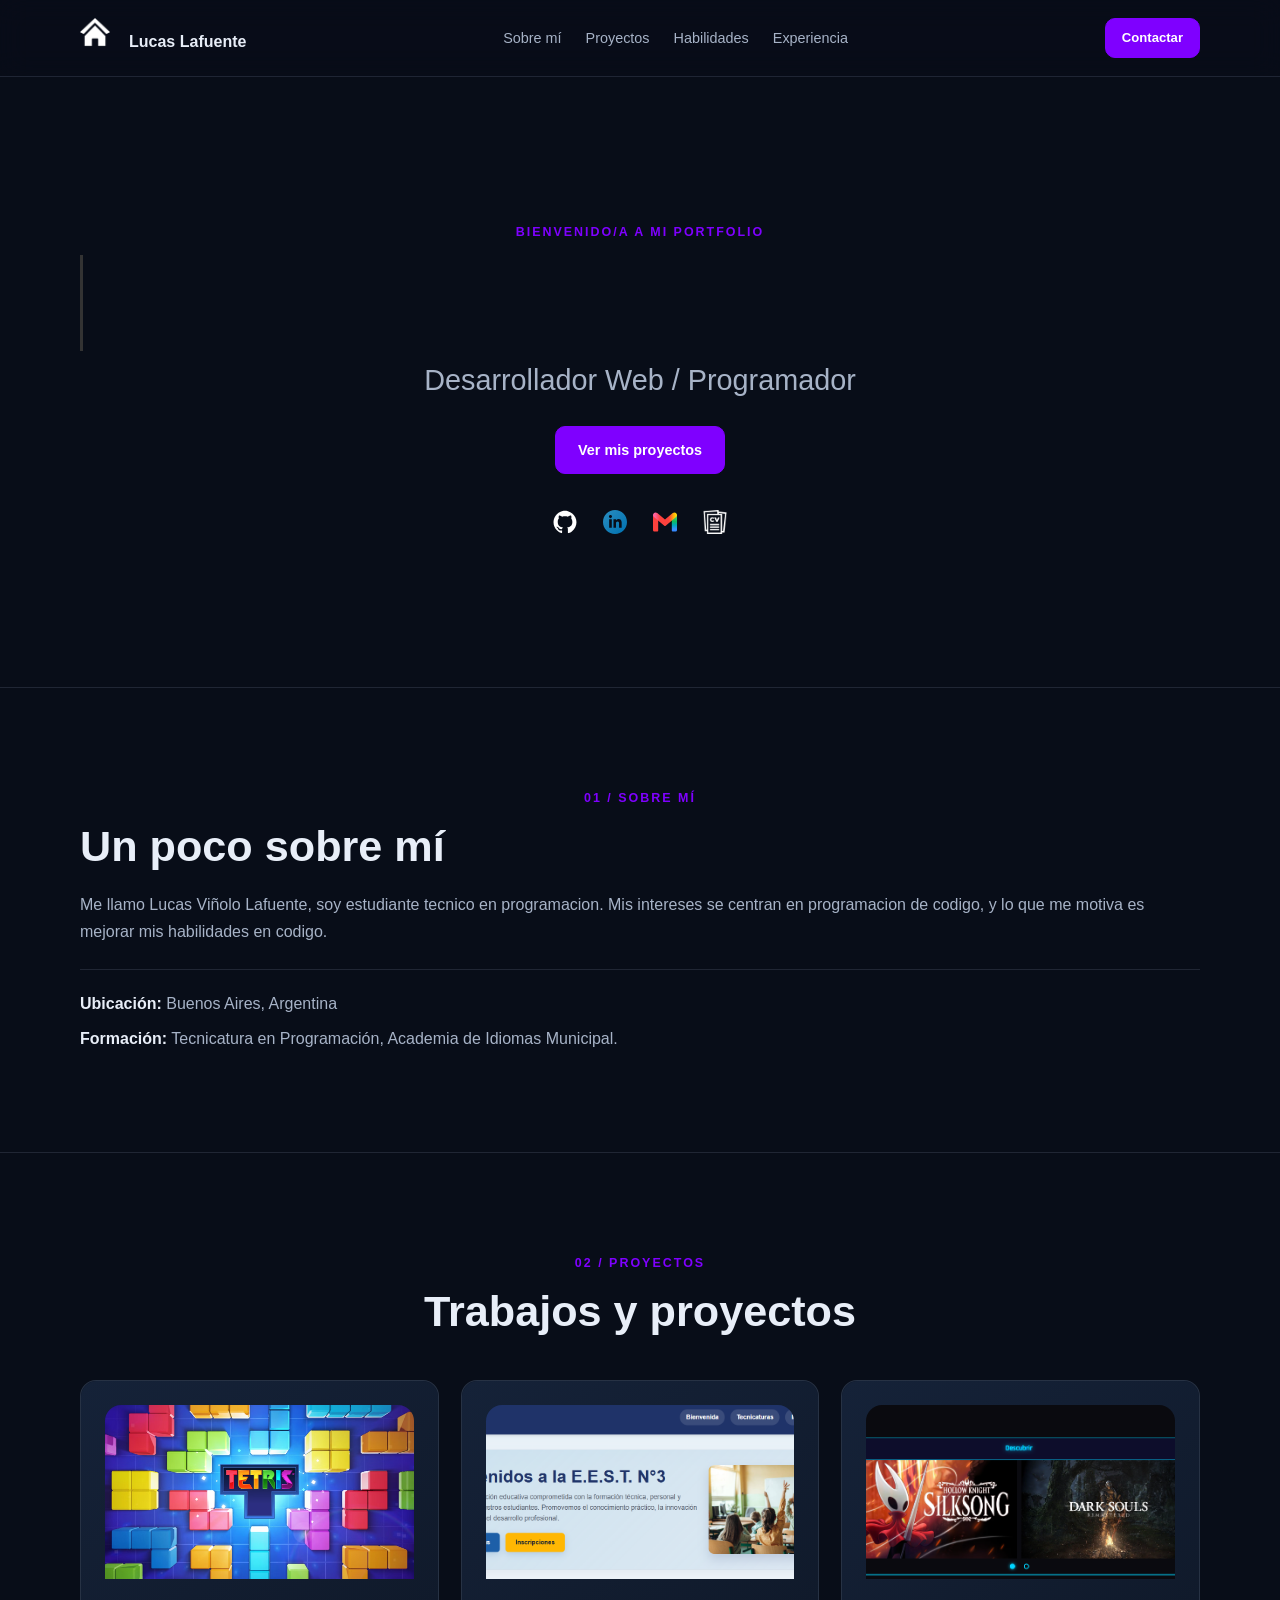
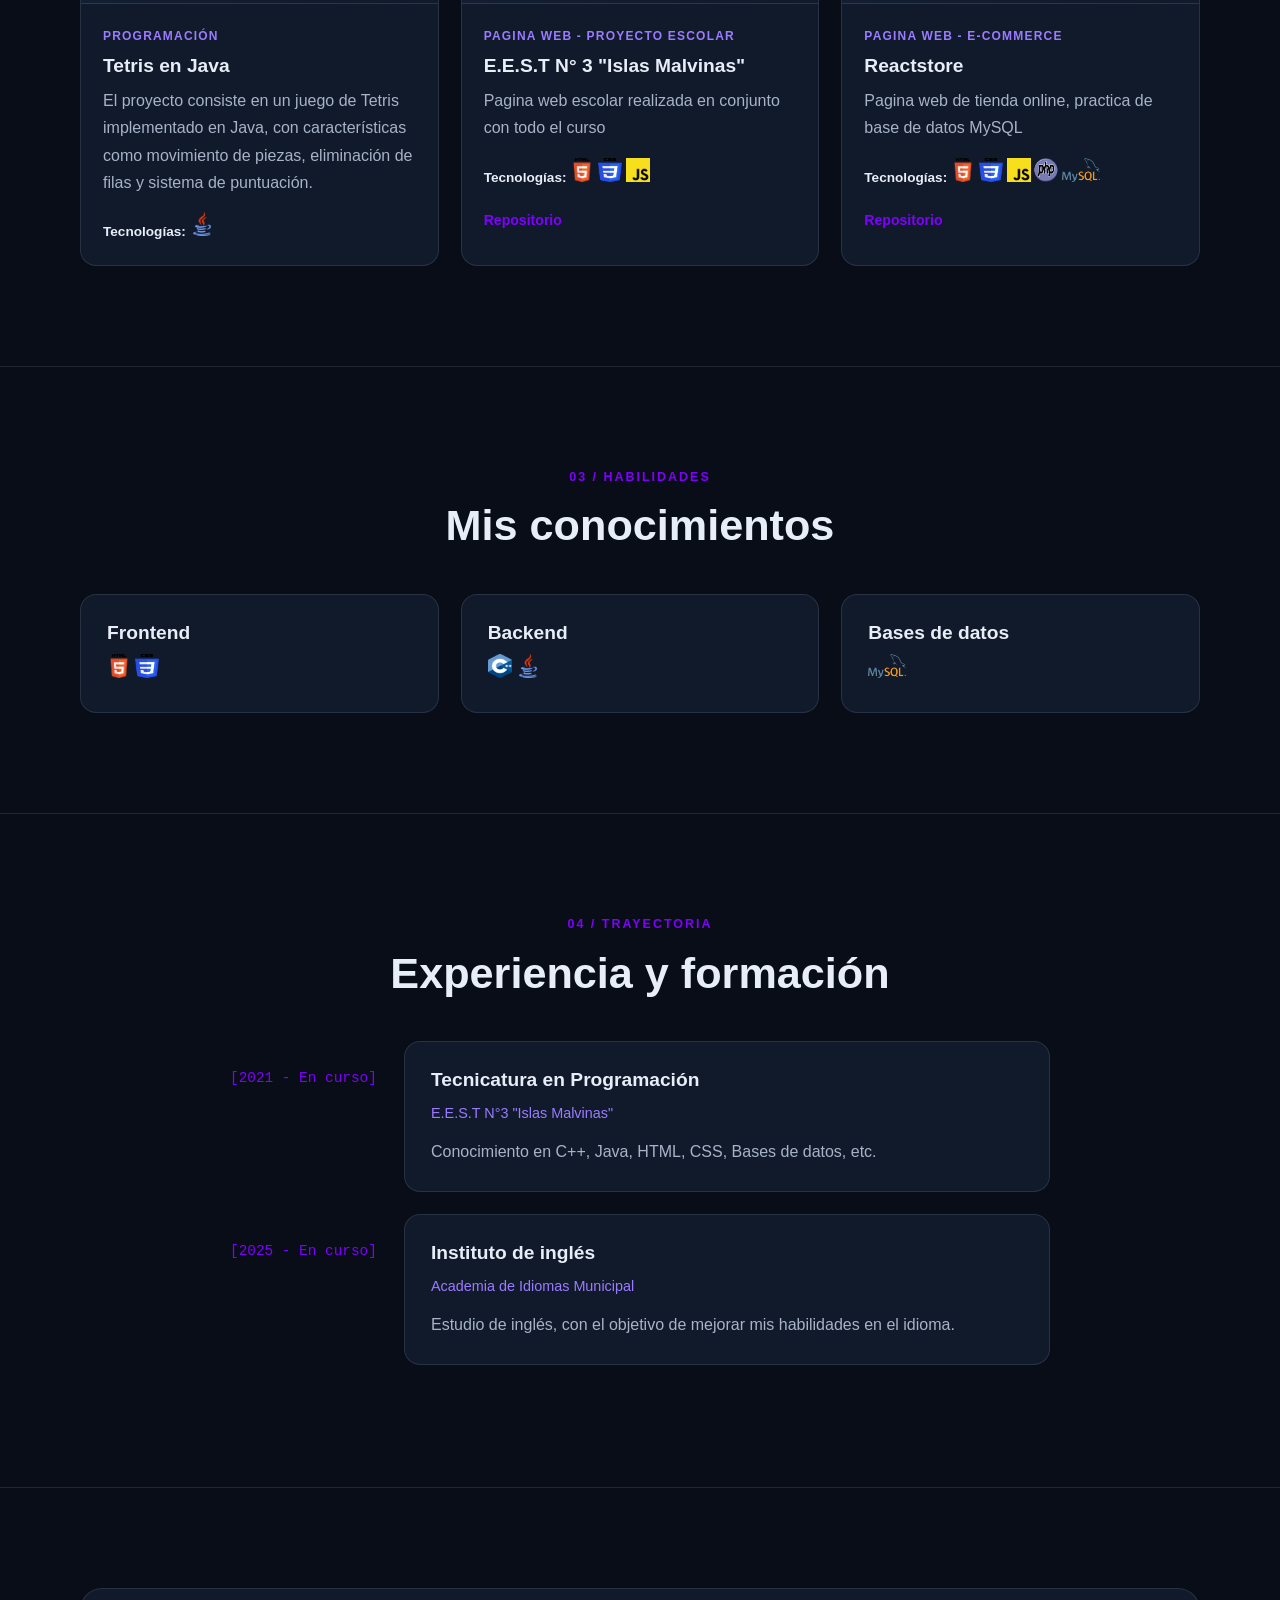
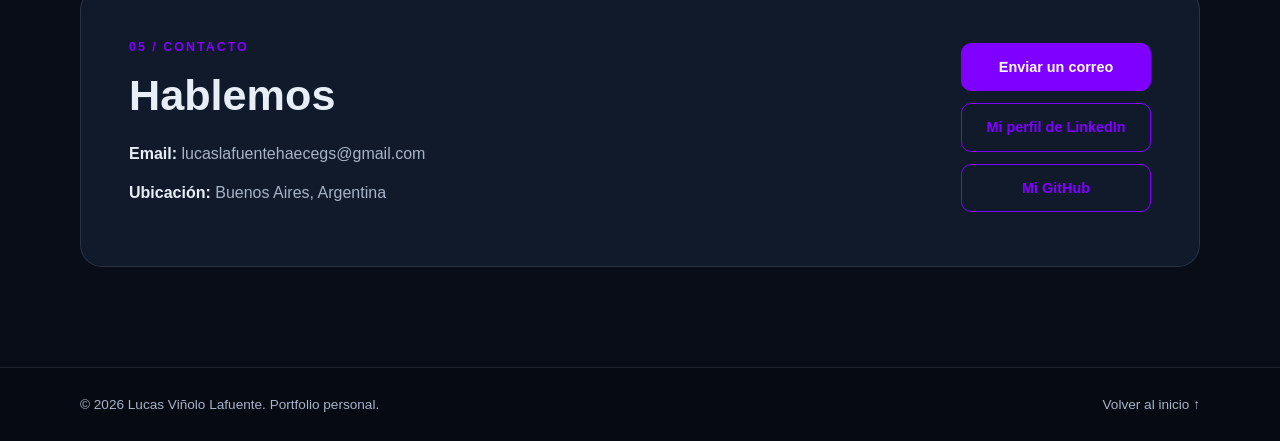
<file: index.html>
<!DOCTYPE html>
<html lang="es">

<head>
    <meta charset="UTF-8">
    <meta name="viewport" content="width=device-width, initial-scale=1.0">
    <meta name="description" content="Portfolio personal: presentación, habilidades, proyectos y contacto.">
    <title> Mi portafolio</title>
    <link rel="icon" type="image/png" href="img/portafolio.png">
    <link rel="stylesheet" href="style.css">
</head>

<body>
    <header class="site-header">
        <div class="container header-content">
            <a class="logo" href="#inicio" aria-label="Ir al inicio">
                <img src="img/home.webp" alt="Logo de Lucas Lafuente">
                <span>Lucas Lafuente</span>
            </a>

            <details class="mobile-navigation">
                <summary aria-label="Abrir menú de navegación">☰</summary>
                <nav class="mobile-menu" aria-label="Navegación móvil">
                    <a href="#sobre-mi">Sobre mí</a>
                    <a href="#proyectos">Proyectos</a>
                    <a href="#habilidades">Habilidades</a>
                    <a href="#experiencia">Experiencia</a>
                    <a href="#contacto">Contacto</a>
                </nav>
            </details>

            <nav class="desktop-navigation" aria-label="Navegación principal">
                <a href="#sobre-mi">Sobre mí</a>
                <a href="#proyectos">Proyectos</a>
                <a href="#habilidades">Habilidades</a>
                <a href="#experiencia">Experiencia</a>
            </nav>
            <a class="button button-small header-contact" href="#contacto">Contactar</a>
        </div>
    </header>

    <main>
        <section class="hero section" id="inicio">
            <div class="container hero-content">
                <p class="eyebrow">BIENVENIDO/A A MI PORTFOLIO</p>
                <div class="contenedor-titulo">
                    <h1 class="maquina-escribir">Hola, <span class="accent">soy Lucas Lafuente</span></h1>
                </div>
                <h2>Desarrollador Web / Programador</h2>
                <div class="hero-actions">
                    <a class="button" href="#proyectos">Ver mis proyectos</a>
                </div>
                <div class="social-links">
                    <a href="https://github.com/Luketi308" aria-label="GitHub" target="_blank" rel="noopener noreferrer" title="GitHub">
                        <img src="img/gh.svg" alt="github" class="social-icon">
                    </a>
                    <a href="https://www.linkedin.com/in/lucas-lafuente-vi%C3%B1olo-40a7aa447/" aria-label="LinkedIn"
                        target="_blank" rel="noopener noreferrer" title="LinkedIn">
                        <img src="img/ln.svg" alt="LinkedIn" class="social-icon-none">
                    </a>
                    <a href="mailto:lucaslafuentehaecegs@gmail.com" aria-label="Correo electrónico" title="Correo electrónico">
                        <img src="img/gm.svg" alt="Email" class="social-icon-none">
                    </a>
                    <a href="CV_Lucas_Lafuente.pdf" download="CV_Lucas_Lafuente.pdf" aria-label="Descargar CV" target="_blank" rel="noopener noreferrer" title="Descargar CV">
                        <img src="img/cv.png" alt="Descargar CV" class="social-icon">
                    </a>
                </div>
            </div>
        </section>

        <section class="section" id="sobre-mi">
            <div class="container about-grid">
                <div class="section-content">
                    <center>
                        <p class="eyebrow">01 / SOBRE MÍ</p>
                    </center>
                    
                    <h2>Un poco sobre mí</h2>
                    <p>Me llamo Lucas Viñolo Lafuente, soy estudiante tecnico en programacion. Mis intereses se centran en programacion de codigo, y lo que me motiva es mejorar mis habilidades en codigo.</p>
                    <div class="info-list">
                        <p><strong>Ubicación:</strong> Buenos Aires, Argentina</p>
                        <p><strong>Formación:</strong> Tecnicatura en Programación, Academia de Idiomas Municipal.</p>
                    </div>
                </div>
            </div>
        </section>

        <section class="section" id="proyectos">
            <div class="container">
                <div class="section-heading">
                    <p class="eyebrow">02 / PROYECTOS</p>
                    <h2>Trabajos y proyectos</h2>
                </div>
                <div class="cards-grid project-grid">
                    <article class="card project-card">
                        <a href="https://github.com/Luketi308/Tetris.git" target="_blank" rel="noopener noreferrer">
                            <div class="project-image-placeholder">
                                <img src="img/Tetris.avif" alt="Tetris">
                            </div>
                            <div class="project-content">
                                <p class="card-category">Programación</p>
                                <h3>Tetris en Java</h3>
                                <p>El proyecto consiste en un juego de Tetris implementado en Java, con características
                                    como
                                    movimiento de piezas, eliminación de filas y sistema de puntuación.</p>
                                <p class="technology-list"><strong>Tecnologías:</strong> 
                                    <img src="img/java.png" alt="Java" class="hab-icon">
                                </p>
                            </div>
                        </a>
                    </article>

                    <article class="card project-card">
                        <a href="https://nitram-2921.github.io/Proyecto-islas/" target="_blank"
                            rel="noopener noreferrer">
                            <div class="project-image-placeholder">
                                <img src="img/islas.png" alt="Proyecto Islas">
                            </div>
                            <div class="project-content">
                                <p class="card-category">Pagina web - Proyecto escolar</p>
                                <h3>E.E.S.T N° 3 "Islas Malvinas"</h3>
                                <p>Pagina web escolar realizada en conjunto con todo el curso</p>
                                <p class="technology-list"><strong>Tecnologías:</strong> 
                                    <img src="img/html.webp" alt="html" class="hab-icon">
                                    <img src="img/css.png" alt="css" class="hab-icon">
                                    <img src="img/js.webp" alt="javascript" class="hab-icon">
                                </p>
                                <div class="card-links">
                                    <a href="https://github.com/Nitram-2921/Proyecto-islas.git" target="_blank"
                                        rel="noopener noreferrer">Repositorio</a>
                                </div>
                            </div>
                        </a>
                    </article>

                    <article class="card project-card">
                        <a href="https://reactstore.freepage.cc" target="_blank" rel="noopener noreferrer">
                            <div class="project-image-placeholder">
                                <img src="img/Reactstore.png" alt="reactstore">
                            </div>
                            <div class="project-content">
                                <p class="card-category">Pagina web - E-commerce</p>
                                <h3>Reactstore</h3>
                                <p>Pagina web de tienda online, practica de base de datos MySQL</p>
                                <p class="technology-list"><strong>Tecnologías:</strong> 
                                    <img src="img/html.webp" alt="html" class="hab-icon">
                                    <img src="img/css.png" alt="css" class="hab-icon">
                                    <img src="img/js.webp" alt="javascript" class="hab-icon">
                                    <img src="img/php.webp" alt="php" class="hab-icon">
                                    <img src="img/mysql.png" alt="MySQL" class="hab-icon-sql">
                                </p>
                                <div class="card-links">
                                    <a href="https://github.com/Al-exan-der/Reactstore.git" target="_blank"
                                        rel="noopener noreferrer">Repositorio</a>
                                </div>
                            </div>
                        </a>
                    </article>
                </div>
            </div>
        </section>

        

        <section class="section section-alt" id="habilidades">
            <div class="container">
                <div class="section-heading">
                    <p class="eyebrow">03 / HABILIDADES</p>
                    <h2>Mis conocimientos</h2>
                </div>
                <div class="cards-flex skills-grid">
                    <article class="card skill-card">
                        <h3>Frontend</h3>
                            <img src="img/html.webp" alt="html" class="hab-icon">
                            <img src="img/css.png" alt="css" class="hab-icon">
                    </article>
                    <article class="card skill-card">
                        <h3>Backend</h3>
                            <img src="img/c++.webp" alt="c++" class="hab-icon">
                            <img src="img/java.png" alt="java" class="hab-icon">
                    </article>
                    <article class="card skill-card">
                        <h3>Bases de datos</h3>
                            <img src="img/mysql.png" alt="MySQL" class="hab-icon-sql">
                    </article>
                </div>
            </div>
            </div>
        </section>



        <section class="section section-alt" id="experiencia">
            <div class="container">
                <div class="section-heading">
                    <p class="eyebrow">04 / TRAYECTORIA</p>
                    <h2>Experiencia y formación</h2>
                </div>
                <div class="timeline">
                    <article class="timeline-item">
                        <p class="timeline-date">[2021 - En curso]</p>
                        <div class="card timeline-card">
                            <h3>Tecnicatura en Programación</h3>
                            <p class="timeline-place">E.E.S.T N°3 "Islas Malvinas"</p>
                            <p>Conocimiento en C++, Java, HTML, CSS, Bases de datos, etc.</p>
                        </div>
                    </article>
                    <article class="timeline-item">
                        <p class="timeline-date">[2025 - En curso]</p>
                        <div class="card timeline-card">
                            <h3>Instituto de inglés</h3>
                            <p class="timeline-place">Academia de Idiomas Municipal</p>
                            <p>Estudio de inglés, con el objetivo de mejorar mis habilidades en el idioma.</p>
                        </div>
                    </article>
                </div>
            </div>
        </section>

        <section class="section" id="contacto">
            <div class="container contact-panel">
                <div class="contact-intro">
                    <p class="eyebrow">05 / CONTACTO</p>
                    <h2>Hablemos</h2>

                    <p><strong>Email:</strong> lucaslafuentehaecegs@gmail.com</p>
                    <p><strong>Ubicación:</strong> Buenos Aires, Argentina</p>
                </div>
                <div class="contact-links">
                    <a class="button" href="mailto:lucaslafuentehaecegs@gmail.com">Enviar un correo</a>
                    <a class="button button-outline"
                        href="https://www.linkedin.com/in/lucas-lafuente-vi%C3%B1olo-40a7aa447/">Mi perfil de
                        LinkedIn</a>
                    <a class="button button-outline" href="https://github.com/Luketi308">Mi GitHub</a>
                </div>
            </div>
        </section>
    </main>

    <footer class="site-footer">
        <div class="container footer-content">
            <p>© 2026 Lucas Viñolo Lafuente. Portfolio personal.</p>
            <a href="#inicio">Volver al inicio ↑</a>
        </div>
    </footer>
</body>

</html>
</file>
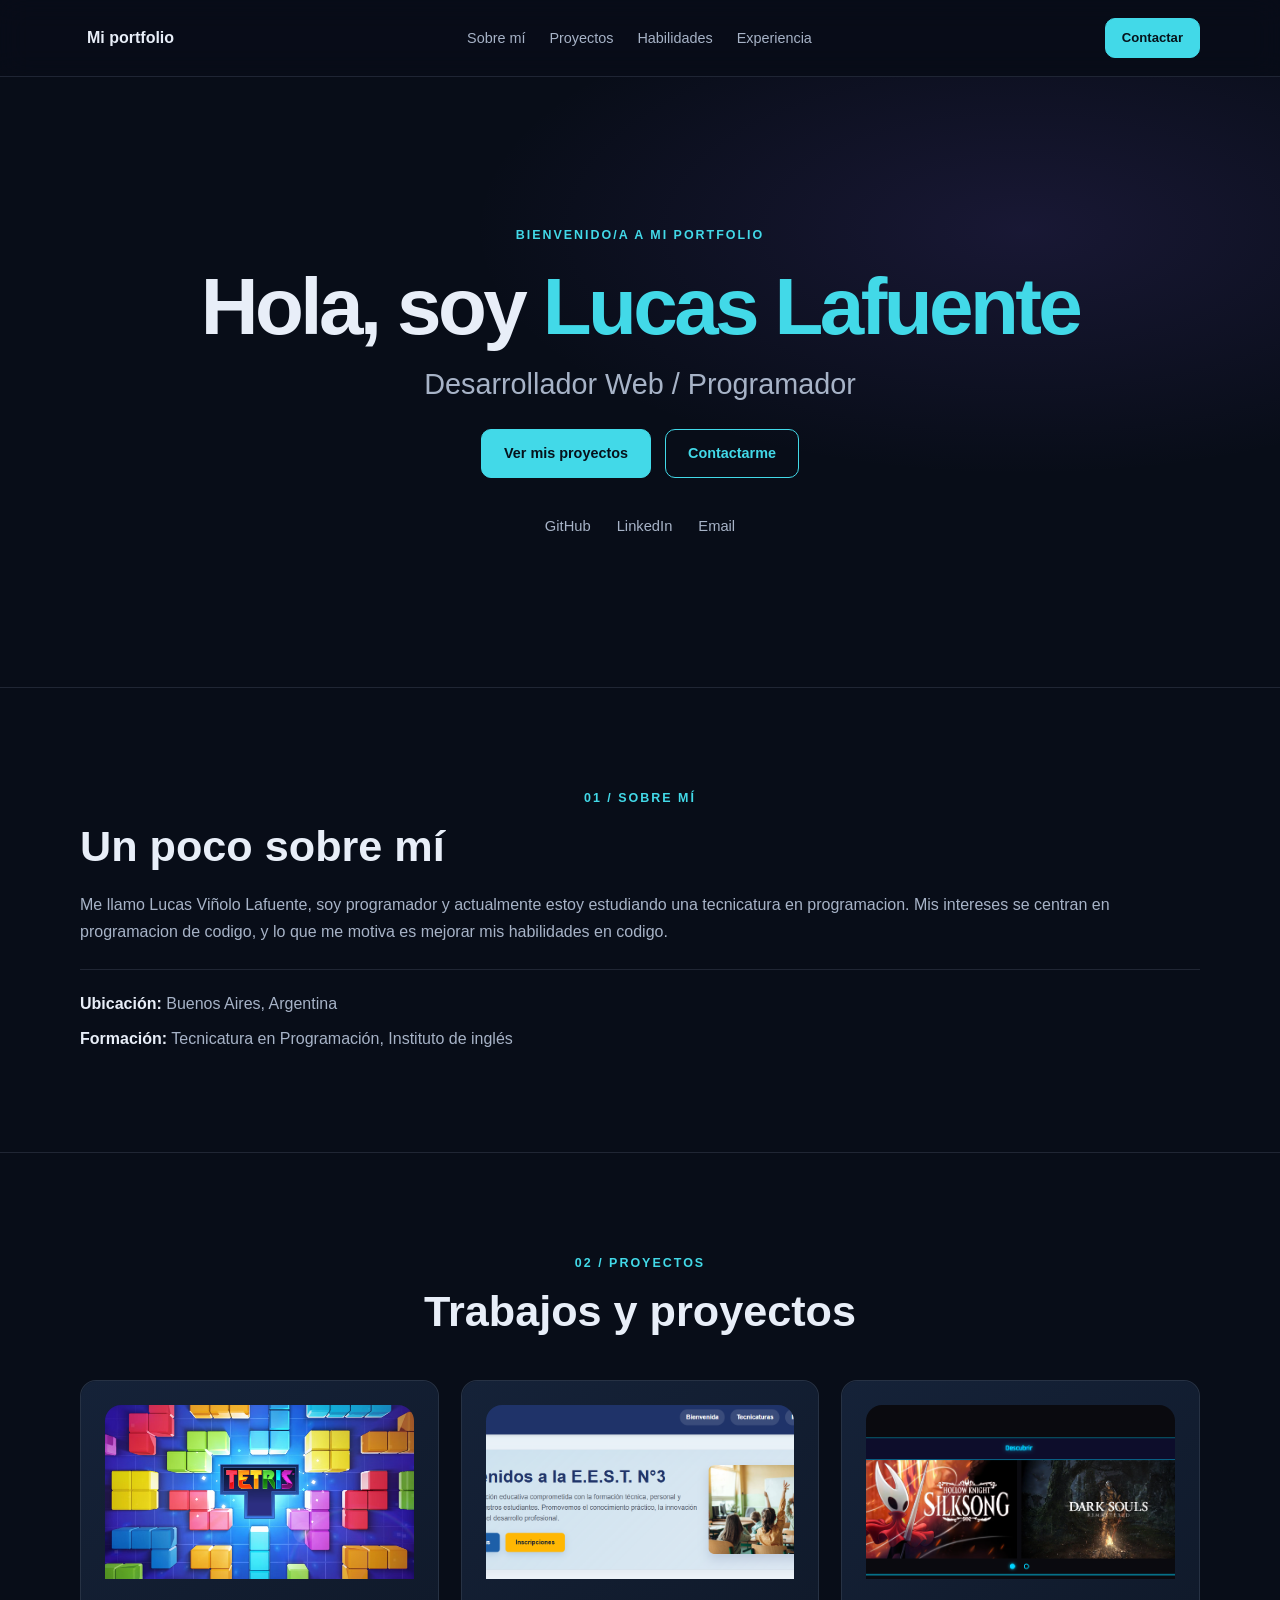
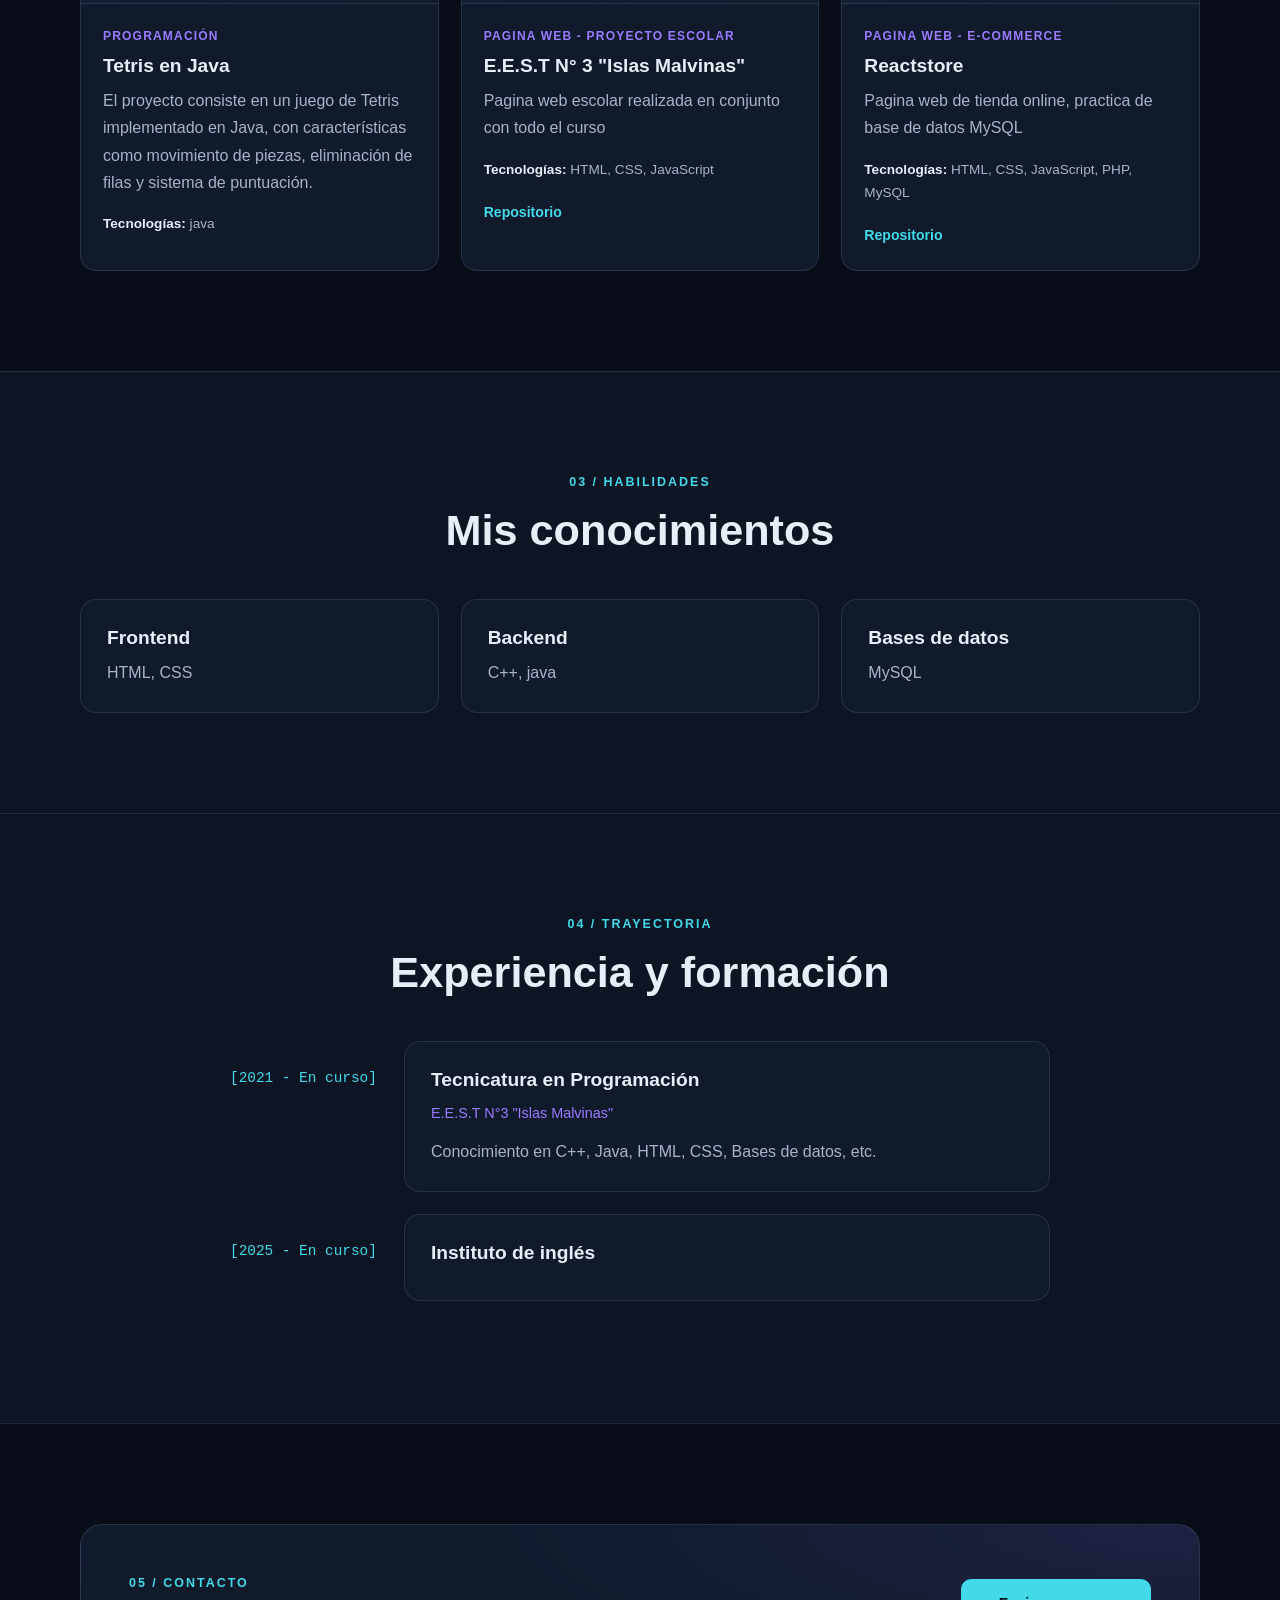
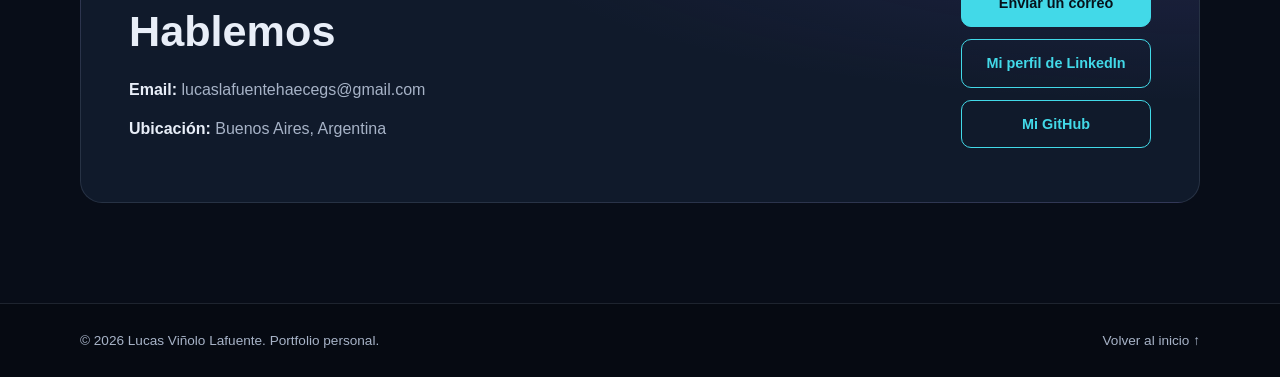
<file: Portfolio-main/index.html>
<!DOCTYPE html>
<html lang="es">

<head>
    <meta charset="UTF-8">
    <meta name="viewport" content="width=device-width, initial-scale=1.0">
    <meta name="description" content="Portfolio personal: presentación, habilidades, proyectos y contacto.">
    <title>Mi portafolio</title>
    <link rel="stylesheet" href="style.css">
</head>

<body>
    <header class="site-header">
        <div class="container header-content">
            <a class="logo" href="#inicio" aria-label="Ir al inicio"><span>Mi portfolio</span></a>

            <details class="mobile-navigation">
                <summary aria-label="Abrir menú de navegación">☰</summary>
                <nav class="mobile-menu" aria-label="Navegación móvil">
                    <a href="#sobre-mi">Sobre mí</a>
                    <a href="#proyectos">Proyectos</a>
                    <a href="#habilidades">Habilidades</a>
                    <a href="#experiencia">Experiencia</a>
                    <a href="#contacto">Contacto</a>
                </nav>
            </details>

            <nav class="desktop-navigation" aria-label="Navegación principal">
                <a href="#sobre-mi">Sobre mí</a>
                <a href="#proyectos">Proyectos</a>
                <a href="#habilidades">Habilidades</a>
                <a href="#experiencia">Experiencia</a>
            </nav>
            <a class="button button-small header-contact" href="#contacto">Contactar</a>
        </div>
    </header>

    <main>
        <section class="hero section" id="inicio">
            <div class="container hero-content">
                <p class="eyebrow">BIENVENIDO/A A MI PORTFOLIO</p>
                <h1>Hola, soy <span class="accent">Lucas Lafuente</span></h1>
                <h2>Desarrollador Web / Programador</h2>
                <div class="hero-actions">
                    <a class="button" href="#proyectos">Ver mis proyectos</a>
                    <a class="button button-outline" href="#contacto">Contactarme</a>
                </div>
                <div class="social-links">
                    <a href="https://github.com/Luketi308" aria-label="GitHub" target="_blank"
                        rel="noopener noreferrer">GitHub</a>
                    <a href="https://www.linkedin.com/in/lucas-lafuente-vi%C3%B1olo-40a7aa447/" aria-label="LinkedIn"
                        target="_blank" rel="noopener noreferrer">LinkedIn</a>
                    <a href="mailto:lucaslafuentehaecegs@gmail.com" aria-label="Correo electrónico">Email</a>
                </div>
            </div>
        </section>

        <section class="section" id="sobre-mi">
            <div class="container about-grid">
                <div class="section-content">
                    <center>
                        <p class="eyebrow">01 / SOBRE MÍ</p>
                    </center>
                    
                    <h2>Un poco sobre mí</h2>
                    <p>Me llamo Lucas Viñolo Lafuente, soy programador y actualmente estoy estudiando una tecnicatura en programacion. Mis intereses se centran en programacion de codigo, y lo que me motiva es mejorar mis habilidades en codigo.</p>
                    <div class="info-list">
                        <p><strong>Ubicación:</strong> Buenos Aires, Argentina</p>
                        <p><strong>Formación:</strong> Tecnicatura en Programación, Instituto de inglés</p>
                    </div>
                </div>
            </div>
        </section>

        <section class="section" id="proyectos">
            <div class="container">
                <div class="section-heading">
                    <p class="eyebrow">02 / PROYECTOS</p>
                    <h2>Trabajos y proyectos</h2>
                </div>
                <div class="cards-grid project-grid">
                    <article class="card project-card">
                        <a href="https://github.com/Luketi308/Tetris.git" target="_blank" rel="noopener noreferrer">
                            <div class="project-image-placeholder">
                                <img src="img/Tetris.avif" alt="Tetris">
                            </div>
                            <div class="project-content">
                                <p class="card-category">Programación</p>
                                <h3>Tetris en Java</h3>
                                <p>El proyecto consiste en un juego de Tetris implementado en Java, con características
                                    como
                                    movimiento de piezas, eliminación de filas y sistema de puntuación.</p>
                                <p class="technology-list"><strong>Tecnologías:</strong> java</p>
                            </div>
                        </a>
                    </article>

                    <article class="card project-card">
                        <a href="https://nitram-2921.github.io/Proyecto-islas/" target="_blank"
                            rel="noopener noreferrer">
                            <div class="project-image-placeholder">
                                <img src="img/islas.png" alt="Proyecto Islas">
                            </div>
                            <div class="project-content">
                                <p class="card-category">Pagina web - Proyecto escolar</p>
                                <h3>E.E.S.T N° 3 "Islas Malvinas"</h3>
                                <p>Pagina web escolar realizada en conjunto con todo el curso</p>
                                <p class="technology-list"><strong>Tecnologías:</strong> HTML, CSS, JavaScript</p>
                                <div class="card-links">
                                    <a href="https://github.com/Nitram-2921/Proyecto-islas.git" target="_blank"
                                        rel="noopener noreferrer">Repositorio</a>
                                </div>
                            </div>
                        </a>
                    </article>

                    <article class="card project-card">
                        <a href="https://reactstore.freepage.cc" target="_blank" rel="noopener noreferrer">
                            <div class="project-image-placeholder">
                                <img src="img/reactstore.png" alt="reactstore">
                            </div>
                            <div class="project-content">
                                <p class="card-category">Pagina web - E-commerce</p>
                                <h3>Reactstore</h3>
                                <p>Pagina web de tienda online, practica de base de datos MySQL</p>
                                <p class="technology-list"><strong>Tecnologías:</strong> HTML, CSS, JavaScript, PHP,
                                    MySQL
                                </p>
                                <div class="card-links">
                                    <a href="https://github.com/Al-exan-der/Reactstore.git" target="_blank"
                                        rel="noopener noreferrer">Repositorio</a>
                                </div>
                            </div>
                        </a>
                    </article>
                </div>
            </div>
        </section>

        

        <section class="section section-alt" id="habilidades">
            <div class="container">
                <div class="section-heading">
                    <p class="eyebrow">03 / HABILIDADES</p>
                    <h2>Mis conocimientos</h2>
                </div>
                <div class="cards-flex skills-grid">
                    <article class="card skill-card">
                        <h3>Frontend</h3>
                        <p>HTML, CSS</p>
                    </article>
                    <article class="card skill-card">
                        <h3>Backend</h3>
                        <p>C++, java</p>
                    </article>
                    <article class="card skill-card">
                        <h3>Bases de datos</h3>
                        <p>MySQL</p>
                    </article>
                </div>
            </div>
            </div>
        </section>



        <section class="section section-alt" id="experiencia">
            <div class="container">
                <div class="section-heading">
                    <p class="eyebrow">04 / TRAYECTORIA</p>
                    <h2>Experiencia y formación</h2>
                </div>
                <div class="timeline">
                    <article class="timeline-item">
                        <p class="timeline-date">[2021 - En curso]</p>
                        <div class="card timeline-card">
                            <h3>Tecnicatura en Programación</h3>
                            <p class="timeline-place">E.E.S.T N°3 "Islas Malvinas"</p>
                            <p>Conocimiento en C++, Java, HTML, CSS, Bases de datos, etc.</p>
                        </div>
                    </article>
                    <article class="timeline-item">
                        <p class="timeline-date">[2025 - En curso]</p>
                        <div class="card timeline-card">
                            <h3>Instituto de inglés</h3>
                        </div>
                    </article>
                </div>
            </div>
        </section>

        <section class="section" id="contacto">
            <div class="container contact-panel">
                <div class="contact-intro">
                    <p class="eyebrow">05 / CONTACTO</p>
                    <h2>Hablemos</h2>

                    <p><strong>Email:</strong> lucaslafuentehaecegs@gmail.com</p>
                    <p><strong>Ubicación:</strong> Buenos Aires, Argentina</p>
                </div>
                <div class="contact-links">
                    <a class="button" href="mailto:lucaslafuentehaecegs@gmail.com">Enviar un correo</a>
                    <a class="button button-outline"
                        href="https://www.linkedin.com/in/lucas-lafuente-vi%C3%B1olo-40a7aa447/">Mi perfil de
                        LinkedIn</a>
                    <a class="button button-outline" href="https://github.com/Luketi308">Mi GitHub</a>
                </div>
            </div>
        </section>
    </main>

    <footer class="site-footer">
        <div class="container footer-content">
            <p>© 2026 Lucas Viñolo Lafuente. Portfolio personal.</p>
            <a href="#inicio">Volver al inicio ↑</a>
        </div>
    </footer>
</body>

</html>
</file>
<file: style.css>
/* =========================
   ESTILOS GENERALES
   ========================= */
:root {
    --background: #080d18;
    --surface: #101a2b;
    --surface-light: #152238;
    --text: #e8eef8;
    --muted: #a7b3c7;
    --accent: #7F00FF;
    --accent-secondary: #9b7bff ;
    --border: rgba(190, 210, 240, 0.13);
    --max-width: 1120px;
}

* {
    box-sizing: border-box;
    margin: 0;
    padding: 0;
}

html {
    scroll-behavior: smooth;
    scroll-padding-top: 90px;
}

body {
    min-width: 320px;
    background: var(--background);
    color: var(--text);
    font-family: Arial, Helvetica, sans-serif;
    line-height: 1.7;
}
a {
    color: inherit;
    text-decoration: none;
}

p {
    color: var(--muted);
}

.container {
    width: min(var(--max-width), calc(100% - 40px));
    margin-inline: auto;
}

.section {
    padding: 100px 0;
}

main > .section + .section {
    border-top: 1px solid var(--border);
}

.section-alt {
    background: var(--background);
}

.accent {
    color: var(--accent);
}

.eyebrow {
    margin-bottom: 12px;
    color: var(--accent);
    font-size: 0.78rem;
    font-weight: 700;
    letter-spacing: 0.16em;
    text-transform: uppercase;
}

h1, h2, h3 {
    line-height: 1.2;
}

h2 {
    margin-bottom: 18px;
    font-size: clamp(2rem, 4vw, 2.7rem);
}

h3 {
    margin-bottom: 10px;
    font-size: 1.2rem;
}

/* =========================
   ENCABEZADO Y NAVEGACIÓN
   ========================= */
.site-header {
    position: sticky;
    z-index: 10;
    top: 0;
    background: rgba(8, 13, 24, 0.75);
    border-bottom: 1px solid var(--border);
    backdrop-filter: blur(14px);
}

.header-content {
    display: flex;
    min-height: 76px;
    align-items: center;
    justify-content: space-between;
    gap: 24px;
}

.logo {
    color: var(--accent);
    font-family: monospace;
    font-size: 1.25rem;
    font-weight: 700;
    white-space: nowrap;
}

.logo span {
    margin-left: 7px;
    color: var(--text);
    font-family: Arial, Helvetica, sans-serif;
    font-size: 1rem;
}
.logo img {
    width: 30px;
    height: 30px;
}
.desktop-navigation {
    display: flex;
    align-items: center;
    gap: 24px;
}

.desktop-navigation a,
.mobile-menu a {
    color: var(--muted);
    font-size: 0.9rem;
    transition: color 0.2s ease;
}

.desktop-navigation a:hover,
.mobile-menu a:hover,
.site-footer a:hover {
    color: var(--accent);
}

.mobile-navigation {
    display: none;
    position: relative;
}

.mobile-navigation summary {
    cursor: pointer;
    color: var(--accent);
    font-size: 1.6rem;
    list-style: none;
}

.mobile-navigation summary::-webkit-details-marker {
    display: none;
}

.mobile-menu {
    position: absolute;
    top: 48px;
    right: 0;
    display: grid;
    min-width: 190px;
    gap: 14px;
    padding: 20px;
    background: var(--surface);
    border: 1px solid var(--border);
    border-radius: 14px;
    box-shadow: 0 16px 40px rgba(0, 0, 0, 0.35);
}

/* =========================
   BOTONES
   ========================= */
.button {
    display: inline-flex;
    min-height: 46px;
    align-items: center;
    justify-content: center;
    padding: 11px 22px;
    border: 1px solid var(--accent);
    border-radius: 10px;
    background: var(--accent);
    color: #ffffff;
    font-size: 0.9rem;
    font-weight: 700;
    transition: transform 0.2s ease, background 0.2s ease;
}

.button:hover {
    transform: translateY(-1px);
    background: var(--accent-secondary); ;
}

.button-small {
    min-height: 38px;
    padding: 8px 16px;
    font-size: 0.82rem;
}

.button-outline {
    background: transparent;
    color: var(--accent);
}

.button-outline:hover {
    background: var(--accent-secondary) ;
    color: var(--accent);
}

/* =========================
   PORTADA
   ========================= */
.hero {
    display: flex;
    min-height: 610px;
    align-items: center;
    background: var(--background);
}

.hero-content {
    text-align: center;
}

.hero h1 {
    margin-bottom: 12px;
    font-size: clamp(2.7rem, 7vw, 5rem);
    letter-spacing: -0.045em;
}

.hero h2 {
    margin-bottom: 18px;
    color: var(--muted);
    font-size: clamp(1.2rem, 3vw, 1.8rem);
    font-weight: 400;
}

.hero-actions,
.social-links {
    display: flex;
    flex-wrap: wrap;
    align-items: center;
    justify-content: center;
    gap: 14px;
    margin-top: 28px;
}

.social-links {
    gap: 26px;
    margin-top: 36px;
}

.social-links a {
    color: var(--muted);
    font-size: 0.92rem;
}

.social-links a:hover {
    color: var(--accent);
}
.social-icon {
    width: 24px;
    height: 24px;
    filter: invert(100%);
}
.social-icon:hover {
    filter: invert(60%) sepia(100%) saturate(500%) hue-rotate(260deg) brightness(90%);
}
.social-icon-none{
    width: 24px;
    height: 24px;
}
.social-icon-none:hover {
    filter: invert(60%) sepia(100%) saturate(500%) hue-rotate(260deg) brightness(90%);
}
.contenedor-titulo {
    display: flex;
    /* Puedes cambiar esto a 'center' si quieres el título centrado */
    justify-content: flex-start; 
  }

  .maquina-escribir {
    font-family: monospace;
    font-size: 2rem;
    white-space: nowrap;
    overflow: hidden;
    border-right: 3px solid #333; 
    width: 0;
    animation: 
      escribirYBorrar 8s steps(24, end) infinite,
      parpadearCursor 0.75s step-end infinite;
  }

  @keyframes escribirYBorrar {
    0%, 10% {
      width: 0;
    }
    45%, 65% {
      width: 100%; 
    }
    90%, 100% {
      width: 0; 
    }
  }

  @keyframes parpadearCursor {
    from, to { border-color: transparent; }
    50% { border-color: #333; }
  }


/* =========================
   SOBRE MÍ
   ========================= */
.about-grid {
    display: flex;
    grid-template-columns: 0.85fr 1.15fr;
    align-items: center;
    gap: 64px;
}

.profile-placeholder,
.project-image-placeholder {
    display: flex;
    min-height: 330px;
    align-items: center;
    justify-content: center;
    flex-direction: column;
    padding: 24px;
    border: 1px dashed var(--accent);
    border-radius: 20px;
    background: linear-gradient(145deg, var(--surface-light), var(--surface));
    color: var(--accent);
    text-align: center;
}

.profile-placeholder {
    position: relative;
    overflow: hidden;
    min-height: 390px;
}

.profile-placeholder img {
    position: absolute;
    inset: 0;
    width: 100%;
    height: 100%;
    object-fit: cover;
}

.profile-placeholder small {
    margin-top: 8px;
    color: var(--muted);
}

.section-content > p:not(.eyebrow) {
    margin-bottom: 14px;
}

.info-list {
    display: grid;
    gap: 7px;
    margin-top: 24px;
    padding-top: 20px;
    border-top: 1px solid var(--border);
}

.info-list strong,
.contact-intro strong {
    color: var(--text);
}

/* =========================
   TÍTULOS Y TARJETAS
   ========================= */
.section-heading {
    max-width: 700px;
    margin: 0 auto 42px;
    text-align: center;
}

.section-heading > p:last-child {
    margin-top: 8px;
}
.cards-grid {
    display: grid;
    grid-template-columns: repeat(3, minmax(0, 1fr));
    align-items: stretch;
    gap: 22px;
}
.cards-flex {
    display: flex;
    align-items: stretch;
    justify-content: space-between;
    gap: 22px;
}

.skills-grid {
    display: grid;
    grid-template-columns: repeat(3, minmax(0, 1fr));
}

.card {
    padding: 26px;
    border: 1px solid var(--border);
    border-radius: 16px;
    background: var(--surface);
    transition: border-color 0.2s ease, transform 0.2s ease;
}

.card:hover {
    transform: translateY(-4px);
    border-color: var(--accent);
}
.skill-card  {
    width: 100%;
    transition: none;
}

.skill-card:hover {
    transform: none;
    border-color: var(--border);
}

.timeline-card {
    transition: none;
}

.timeline-card:hover {
    transform: none;
  
  border-color: var(--border);
}
.skill-card h3,
.project-card h3,
.timeline-card h3 {
    color: var(--text);
}

/* =========================
   PROYECTOS
   ========================= */
.project-grid {
    grid-template-columns: repeat(3, minmax(0, 1fr));
    align-items: stretch;
}

.project-card {
    overflow: hidden;
    padding: 0;
    border-radius: 16px;
}

.project-image-placeholder {
    position: relative;
    overflow: hidden;
    aspect-ratio: 1.6 / 1;
    min-height: 110px;
    border: 0;
    border-bottom: 1px solid var(--border);
    border-radius: 16px 16px 0 0;
}

.project-image-placeholder img {
    display: block;
    width: 100%;
    height: 100%;
    object-fit: cover;
    border-radius: 16px 16px 0 0;
}

.project-content {
    padding: 22px;
}

.card-category {
    margin-bottom: 8px;
    color: var(--accent-secondary);
    font-size: 0.75rem;
    font-weight: 700;
    letter-spacing: 0.1em;
    text-transform: uppercase;
}

.technology-list {
    margin-top: 16px;
    font-size: 0.85rem;
}

.technology-list strong {
    color: var(--text);
}

.card-links {
    display: flex;
    flex-wrap: wrap;
    margin-top: 20px;
}

.card-links a {
    color: var(--accent);
    font-size: 0.88rem;
    font-weight: 700;
}

.card-links a:hover {
    text-decoration: underline;
}

/* =========================
   EXPERIENCIA / FORMACIÓN
   ========================= */
.timeline {
    max-width: 820px;
    margin: 0 auto;
}

.timeline-item {
    display: grid;
    grid-template-columns: 150px 1fr;
    gap: 24px;
    margin-bottom: 22px;
}

.timeline-date {
    padding-top: 25px;
    color: var(--accent);
    font-family: monospace;
    font-size: 0.9rem;
}

.timeline-place {
    margin-bottom: 12px;
    color: var(--accent-secondary);
    font-size: 0.9rem;
}
.hab-icon{
    width: 24px;
    height: 24px;
}
.hab-icon-sql{
    width: 38px;
    height: 24px;
}
/* =========================
   CONTACTO Y PIE DE PÁGINA
   ========================= */
.contact-panel {
    display: flex;
    align-items: center;
    justify-content: space-between;
    gap: 40px;
    padding: 48px;
    border: 1px solid var(--border);
    border-radius: 22px;
    background:
        var(--surface);
}

.contact-intro {
    max-width: 600px;
}

.contact-intro > p:not(.eyebrow) {
    margin-bottom: 12px;
}

.contact-links {
    display: grid;
    min-width: 190px;
    gap: 12px;
}

.site-footer {
    padding: 25px 0;
    border-top: 1px solid var(--border);
    background: #060a12;
}

.footer-content {
    display: flex;
    align-items: center;
    justify-content: space-between;
    gap: 20px;
    font-size: 0.85rem;
}

.site-footer a {
    color: var(--muted);
}

/* =========================
   DISEÑO RESPONSIVE
   ========================= */
@media (max-width: 900px) {
    .maquina-escribir {
      animation: none;
      width: auto;
      white-space: normal;
      border-right: none;
    }
    .desktop-navigation {
        gap: 14px;
    }

    .project-grid {
        grid-template-columns: repeat(2, minmax(0, 1fr));
    }

    .skills-grid {
        grid-template-columns: repeat(2, minmax(0, 1fr));
    }

    .about-grid {
        gap: 36px;
    }

    .contact-panel {
        align-items: flex-start;
        flex-direction: column;
    }

    .contact-links {
        display: flex;
        flex-wrap: wrap;
    }
}

@media (max-width: 680px) {
    .maquina-escribir {
      animation: none;
      width: auto;
      white-space: normal;
      border-right: none;
    }
    .section {
        padding: 72px 0;
    }

    .header-content {
        min-height: 68px;
    }

    .desktop-navigation,
    .header-contact {
        display: none;
    }

    .mobile-navigation {
        display: block;
    }

    .hero {
        min-height: 560px;
    }

    .hero-actions {
        flex-direction: column;
    }

    .hero-actions .button {
        width: min(100%, 280px);
    }

    .about-grid,
    .cards-grid,
    .project-grid {
        grid-template-columns: 1fr;
    }

    .skills-grid {
        grid-template-columns: 1fr;
    }

    .profile-placeholder {
        min-height: 280px;
    }

    .timeline-item {
        grid-template-columns: 1fr;
        gap: 8px;
    }

    .timeline-date {
        padding-top: 0;
    }

    .contact-panel {
        padding: 28px 22px;
    }

    .contact-links {
        align-items: stretch;
        flex-direction: column;
        width: 100%;
    }

    .footer-content {
        align-items: flex-start;
        flex-direction: column;
    }
}
</file>
<file: Portfolio-main/style.css>
/* =========================
   ESTILOS GENERALES
   ========================= */
:root {
    --background: #080d18;
    --surface: #101a2b;
    --surface-light: #152238;
    --text: #e8eef8;
    --muted: #a7b3c7;
    --accent: #42d9e8;
    --accent-secondary: #9b7bff ;
    --border: rgba(190, 210, 240, 0.13);
    --max-width: 1120px;
}

* {
    box-sizing: border-box;
    margin: 0;
    padding: 0;
}

html {
    scroll-behavior: smooth;
    scroll-padding-top: 90px;
}

body {
    min-width: 320px;
    background: var(--background);
    color: var(--text);
    font-family: Arial, Helvetica, sans-serif;
    line-height: 1.7;
}

a {
    color: inherit;
    text-decoration: none;
}

p {
    color: var(--muted);
}

.container {
    width: min(var(--max-width), calc(100% - 40px));
    margin-inline: auto;
}

.section {
    padding: 100px 0;
}

main > .section + .section {
    border-top: 1px solid var(--border);
}

.section-alt {
    background: rgba(17, 28, 46, 0.55);
}

.accent {
    color: var(--accent);
}

.eyebrow {
    margin-bottom: 12px;
    color: var(--accent);
    font-size: 0.78rem;
    font-weight: 700;
    letter-spacing: 0.16em;
    text-transform: uppercase;
}

h1, h2, h3 {
    line-height: 1.2;
}

h2 {
    margin-bottom: 18px;
    font-size: clamp(2rem, 4vw, 2.7rem);
}

h3 {
    margin-bottom: 10px;
    font-size: 1.2rem;
}

/* =========================
   ENCABEZADO Y NAVEGACIÓN
   ========================= */
.site-header {
    position: sticky;
    z-index: 10;
    top: 0;
    background: rgba(8, 13, 24, 0.75);
    border-bottom: 1px solid var(--border);
    backdrop-filter: blur(14px);
}

.header-content {
    display: flex;
    min-height: 76px;
    align-items: center;
    justify-content: space-between;
    gap: 24px;
}

.logo {
    color: var(--accent);
    font-family: monospace;
    font-size: 1.25rem;
    font-weight: 700;
    white-space: nowrap;
}

.logo span {
    margin-left: 7px;
    color: var(--text);
    font-family: Arial, Helvetica, sans-serif;
    font-size: 1rem;
}

.desktop-navigation {
    display: flex;
    align-items: center;
    gap: 24px;
}

.desktop-navigation a,
.mobile-menu a {
    color: var(--muted);
    font-size: 0.9rem;
    transition: color 0.2s ease;
}

.desktop-navigation a:hover,
.mobile-menu a:hover,
.site-footer a:hover {
    color: var(--accent);
}

.mobile-navigation {
    display: none;
    position: relative;
}

.mobile-navigation summary {
    cursor: pointer;
    color: var(--accent);
    font-size: 1.6rem;
    list-style: none;
}

.mobile-navigation summary::-webkit-details-marker {
    display: none;
}

.mobile-menu {
    position: absolute;
    top: 48px;
    right: 0;
    display: grid;
    min-width: 190px;
    gap: 14px;
    padding: 20px;
    background: var(--surface);
    border: 1px solid var(--border);
    border-radius: 14px;
    box-shadow: 0 16px 40px rgba(0, 0, 0, 0.35);
}

/* =========================
   BOTONES
   ========================= */
.button {
    display: inline-flex;
    min-height: 46px;
    align-items: center;
    justify-content: center;
    padding: 11px 22px;
    border: 1px solid var(--accent);
    border-radius: 10px;
    background: var(--accent);
    color: #06121b;
    font-size: 0.9rem;
    font-weight: 700;
    transition: transform 0.2s ease, background 0.2s ease;
}

.button:hover {
    transform: translateY(-2px);
    background: #75eaf2;
}

.button-small {
    min-height: 38px;
    padding: 8px 16px;
    font-size: 0.82rem;
}

.button-outline {
    background: transparent;
    color: var(--accent);
}

.button-outline:hover {
    background: rgba(66, 217, 232, 0.1);
    color: var(--accent);
}

/* =========================
   PORTADA
   ========================= */
.hero {
    display: flex;
    min-height: 610px;
    align-items: center;
    background: radial-gradient(ellipse at 80% 25%, rgba(111, 80, 200, 0.16), transparent 38%);
}

.hero-content {
    text-align: center;
}

.hero h1 {
    margin-bottom: 12px;
    font-size: clamp(2.7rem, 7vw, 5rem);
    letter-spacing: -0.045em;
}

.hero h2 {
    margin-bottom: 18px;
    color: var(--muted);
    font-size: clamp(1.2rem, 3vw, 1.8rem);
    font-weight: 400;
}

.hero-actions,
.social-links {
    display: flex;
    flex-wrap: wrap;
    align-items: center;
    justify-content: center;
    gap: 14px;
    margin-top: 28px;
}

.social-links {
    gap: 26px;
    margin-top: 36px;
}

.social-links a {
    color: var(--muted);
    font-size: 0.92rem;
}

.social-links a:hover {
    color: var(--accent);
}

/* =========================
   SOBRE MÍ
   ========================= */
.about-grid {
    display: flex;
    grid-template-columns: 0.85fr 1.15fr;
    align-items: center;
    gap: 64px;
}

.profile-placeholder,
.project-image-placeholder {
    display: flex;
    min-height: 330px;
    align-items: center;
    justify-content: center;
    flex-direction: column;
    padding: 24px;
    border: 1px dashed rgba(66, 217, 232, 0.45);
    border-radius: 20px;
    background: linear-gradient(145deg, var(--surface-light), var(--surface));
    color: var(--accent);
    text-align: center;
}

.profile-placeholder {
    position: relative;
    overflow: hidden;
    min-height: 390px;
}

.profile-placeholder img {
    position: absolute;
    inset: 0;
    width: 100%;
    height: 100%;
    object-fit: cover;
}

.profile-placeholder small {
    margin-top: 8px;
    color: var(--muted);
}

.section-content > p:not(.eyebrow) {
    margin-bottom: 14px;
}

.info-list {
    display: grid;
    gap: 7px;
    margin-top: 24px;
    padding-top: 20px;
    border-top: 1px solid var(--border);
}

.info-list strong,
.contact-intro strong {
    color: var(--text);
}

/* =========================
   TÍTULOS Y TARJETAS
   ========================= */
.section-heading {
    max-width: 700px;
    margin: 0 auto 42px;
    text-align: center;
}

.section-heading > p:last-child {
    margin-top: 8px;
}
.cards-grid {
    display: grid;
    grid-template-columns: repeat(3, minmax(0, 1fr));
    align-items: stretch;
    gap: 22px;
}
.cards-flex {
    display: flex;
    align-items: stretch;
    justify-content: space-between;
    gap: 22px;
}

.skills-grid {
    display: grid;
    grid-template-columns: repeat(3, minmax(0, 1fr));
}

.card {
    padding: 26px;
    border: 1px solid var(--border);
    border-radius: 16px;
    background: var(--surface);
    transition: border-color 0.2s ease, transform 0.2s ease;
}

.card:hover {
    transform: translateY(-4px);
    border-color: rgba(66, 217, 232, 0.45);
}
.skill-card  {
    width: 100%;
}

.skill-card h3,
.project-card h3,
.timeline-card h3 {
    color: var(--text);
}

/* =========================
   PROYECTOS
   ========================= */
.project-grid {
    grid-template-columns: repeat(3, minmax(0, 1fr));
    align-items: stretch;
}

.project-card {
    overflow: hidden;
    padding: 0;
    border-radius: 16px;
}

.project-image-placeholder {
    position: relative;
    overflow: hidden;
    aspect-ratio: 1.6 / 1;
    min-height: 110px;
    border: 0;
    border-bottom: 1px solid var(--border);
    border-radius: 16px 16px 0 0;
}

.project-image-placeholder img {
    display: block;
    width: 100%;
    height: 100%;
    object-fit: cover;
    border-radius: 16px 16px 0 0;
}

.project-content {
    padding: 22px;
}

.card-category {
    margin-bottom: 8px;
    color: var(--accent-secondary);
    font-size: 0.75rem;
    font-weight: 700;
    letter-spacing: 0.1em;
    text-transform: uppercase;
}

.technology-list {
    margin-top: 16px;
    font-size: 0.85rem;
}

.technology-list strong {
    color: var(--text);
}

.card-links {
    display: flex;
    flex-wrap: wrap;
    margin-top: 20px;
}

.card-links a {
    color: var(--accent);
    font-size: 0.88rem;
    font-weight: 700;
}

.card-links a:hover {
    text-decoration: underline;
}

/* =========================
   EXPERIENCIA / FORMACIÓN
   ========================= */
.timeline {
    max-width: 820px;
    margin: 0 auto;
}

.timeline-item {
    display: grid;
    grid-template-columns: 150px 1fr;
    gap: 24px;
    margin-bottom: 22px;
}

.timeline-date {
    padding-top: 25px;
    color: var(--accent);
    font-family: monospace;
    font-size: 0.9rem;
}

.timeline-place {
    margin-bottom: 12px;
    color: var(--accent-secondary);
    font-size: 0.9rem;
}

/* =========================
   CONTACTO Y PIE DE PÁGINA
   ========================= */
.contact-panel {
    display: flex;
    align-items: center;
    justify-content: space-between;
    gap: 40px;
    padding: 48px;
    border: 1px solid var(--border);
    border-radius: 22px;
    background:
        radial-gradient(ellipse at 100% 0%, rgba(111, 80, 200, 0.15), transparent 45%),
        var(--surface);
}

.contact-intro {
    max-width: 600px;
}

.contact-intro > p:not(.eyebrow) {
    margin-bottom: 12px;
}

.contact-links {
    display: grid;
    min-width: 190px;
    gap: 12px;
}

.site-footer {
    padding: 25px 0;
    border-top: 1px solid var(--border);
    background: #060a12;
}

.footer-content {
    display: flex;
    align-items: center;
    justify-content: space-between;
    gap: 20px;
    font-size: 0.85rem;
}

.site-footer a {
    color: var(--muted);
}

/* =========================
   DISEÑO RESPONSIVE
   ========================= */
@media (max-width: 900px) {
    .desktop-navigation {
        gap: 14px;
    }

    .project-grid {
        grid-template-columns: repeat(2, minmax(0, 1fr));
    }

    .skills-grid {
        grid-template-columns: repeat(2, minmax(0, 1fr));
    }

    .about-grid {
        gap: 36px;
    }

    .contact-panel {
        align-items: flex-start;
        flex-direction: column;
    }

    .contact-links {
        display: flex;
        flex-wrap: wrap;
    }
}

@media (max-width: 680px) {
    .section {
        padding: 72px 0;
    }

    .header-content {
        min-height: 68px;
    }

    .desktop-navigation,
    .header-contact {
        display: none;
    }

    .mobile-navigation {
        display: block;
    }

    .hero {
        min-height: 560px;
    }

    .hero-actions {
        flex-direction: column;
    }

    .hero-actions .button {
        width: min(100%, 280px);
    }

    .about-grid,
    .cards-grid,
    .project-grid {
        grid-template-columns: 1fr;
    }

    .skills-grid {
        grid-template-columns: 1fr;
    }

    .profile-placeholder {
        min-height: 280px;
    }

    .timeline-item {
        grid-template-columns: 1fr;
        gap: 8px;
    }

    .timeline-date {
        padding-top: 0;
    }

    .contact-panel {
        padding: 28px 22px;
    }

    .contact-links {
        align-items: stretch;
        flex-direction: column;
        width: 100%;
    }

    .footer-content {
        align-items: flex-start;
        flex-direction: column;
    }
}
</file>
